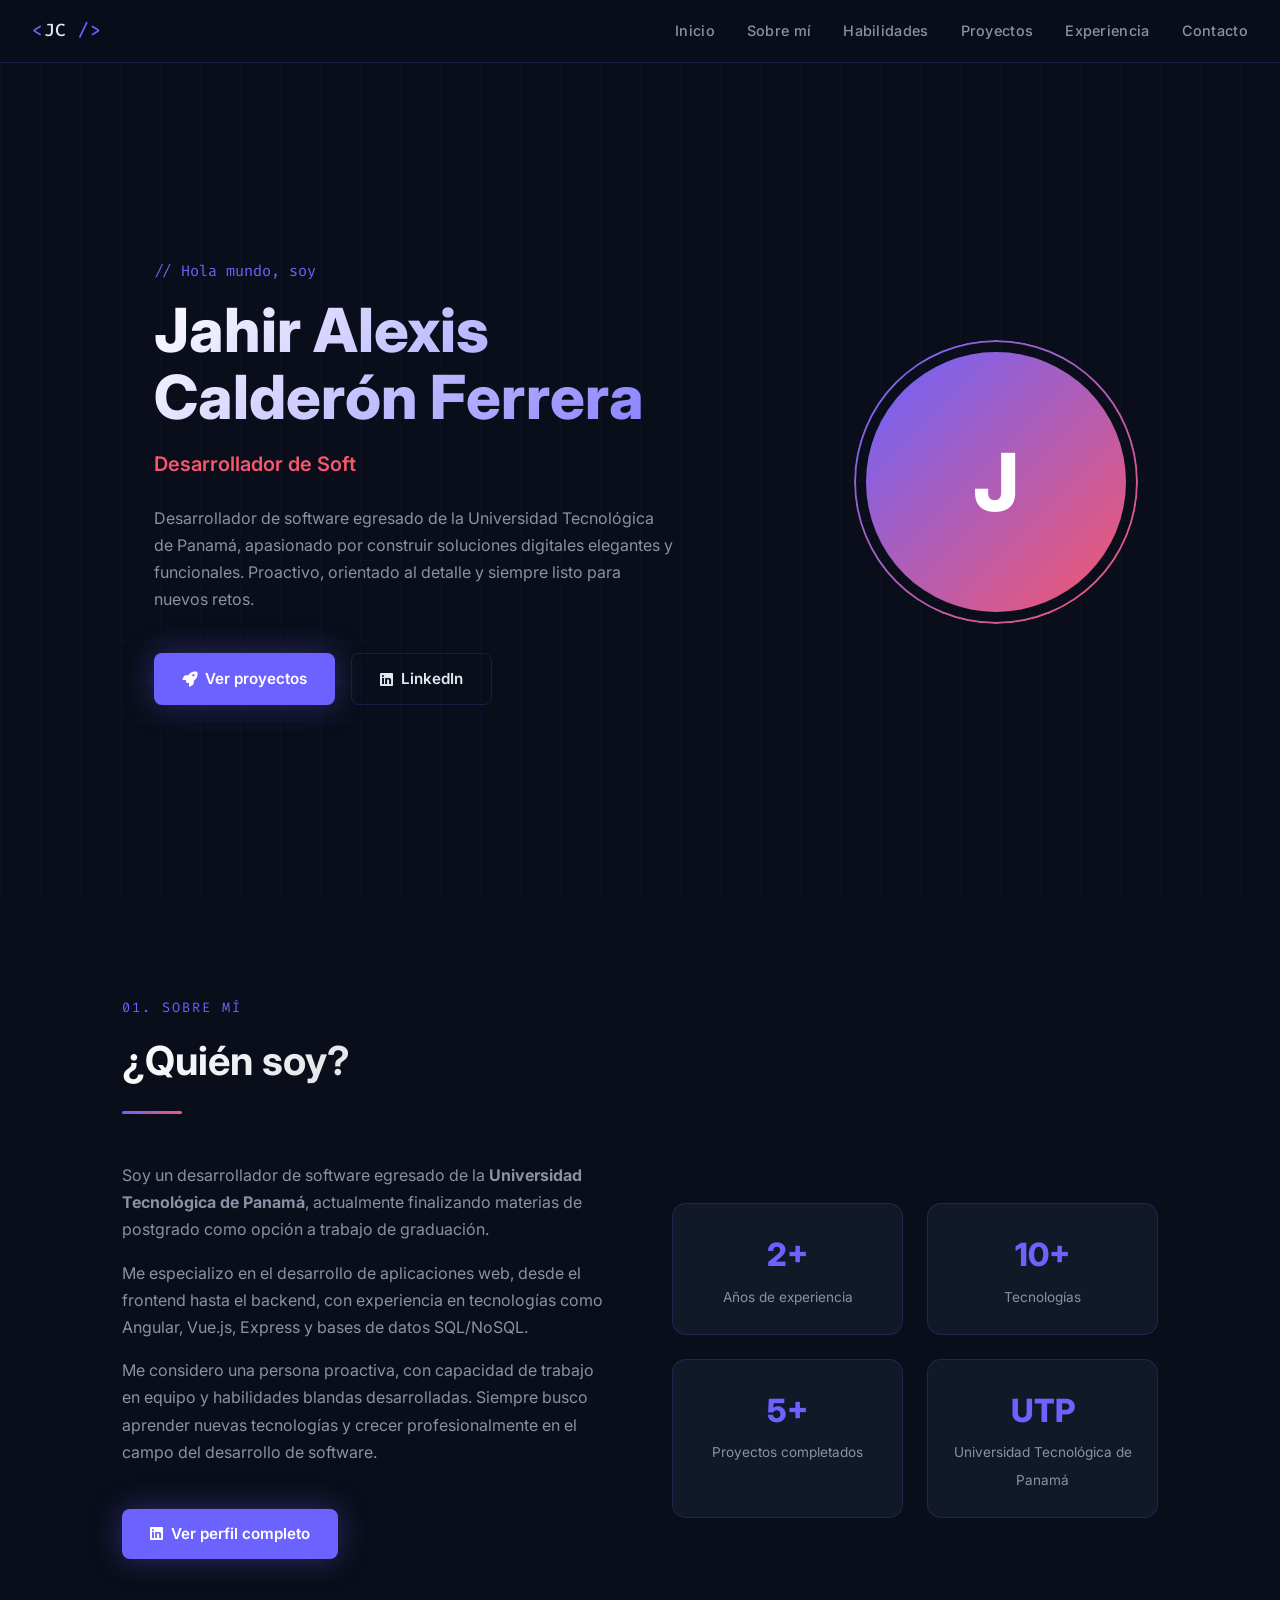
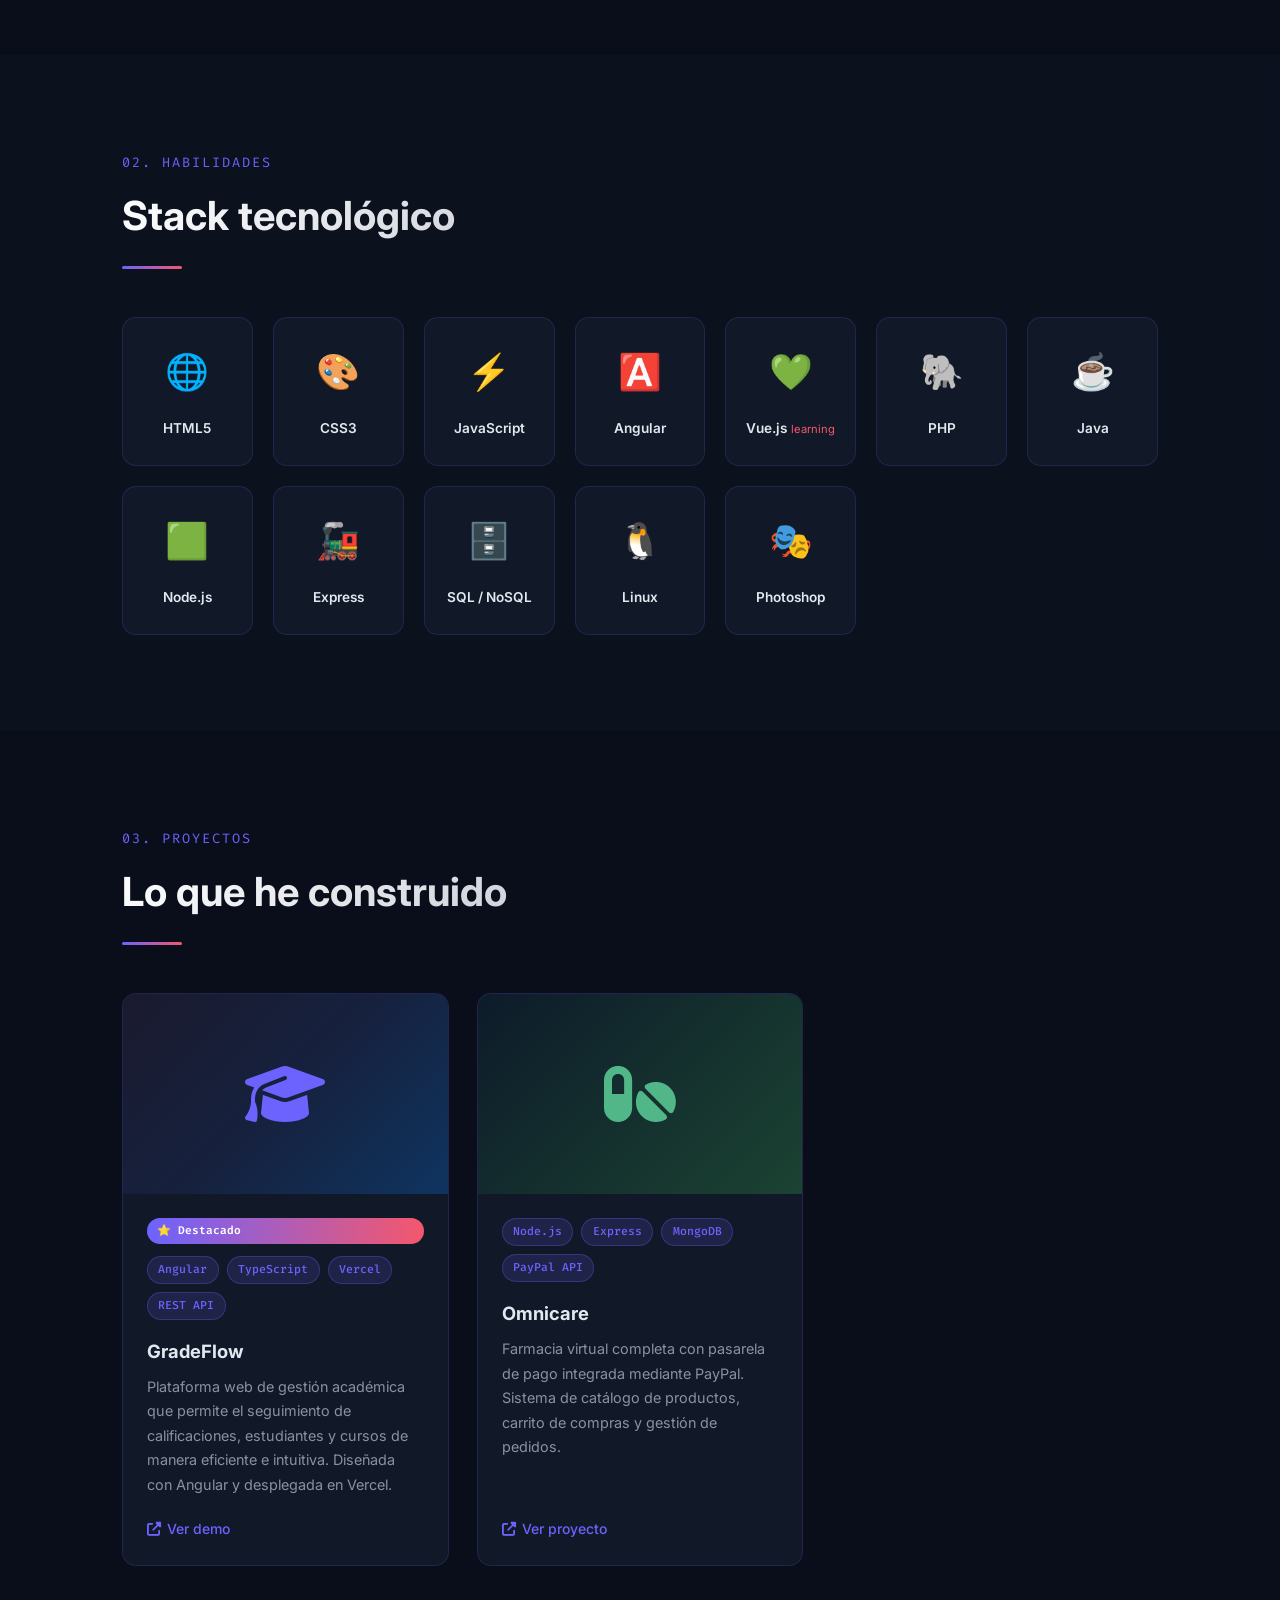
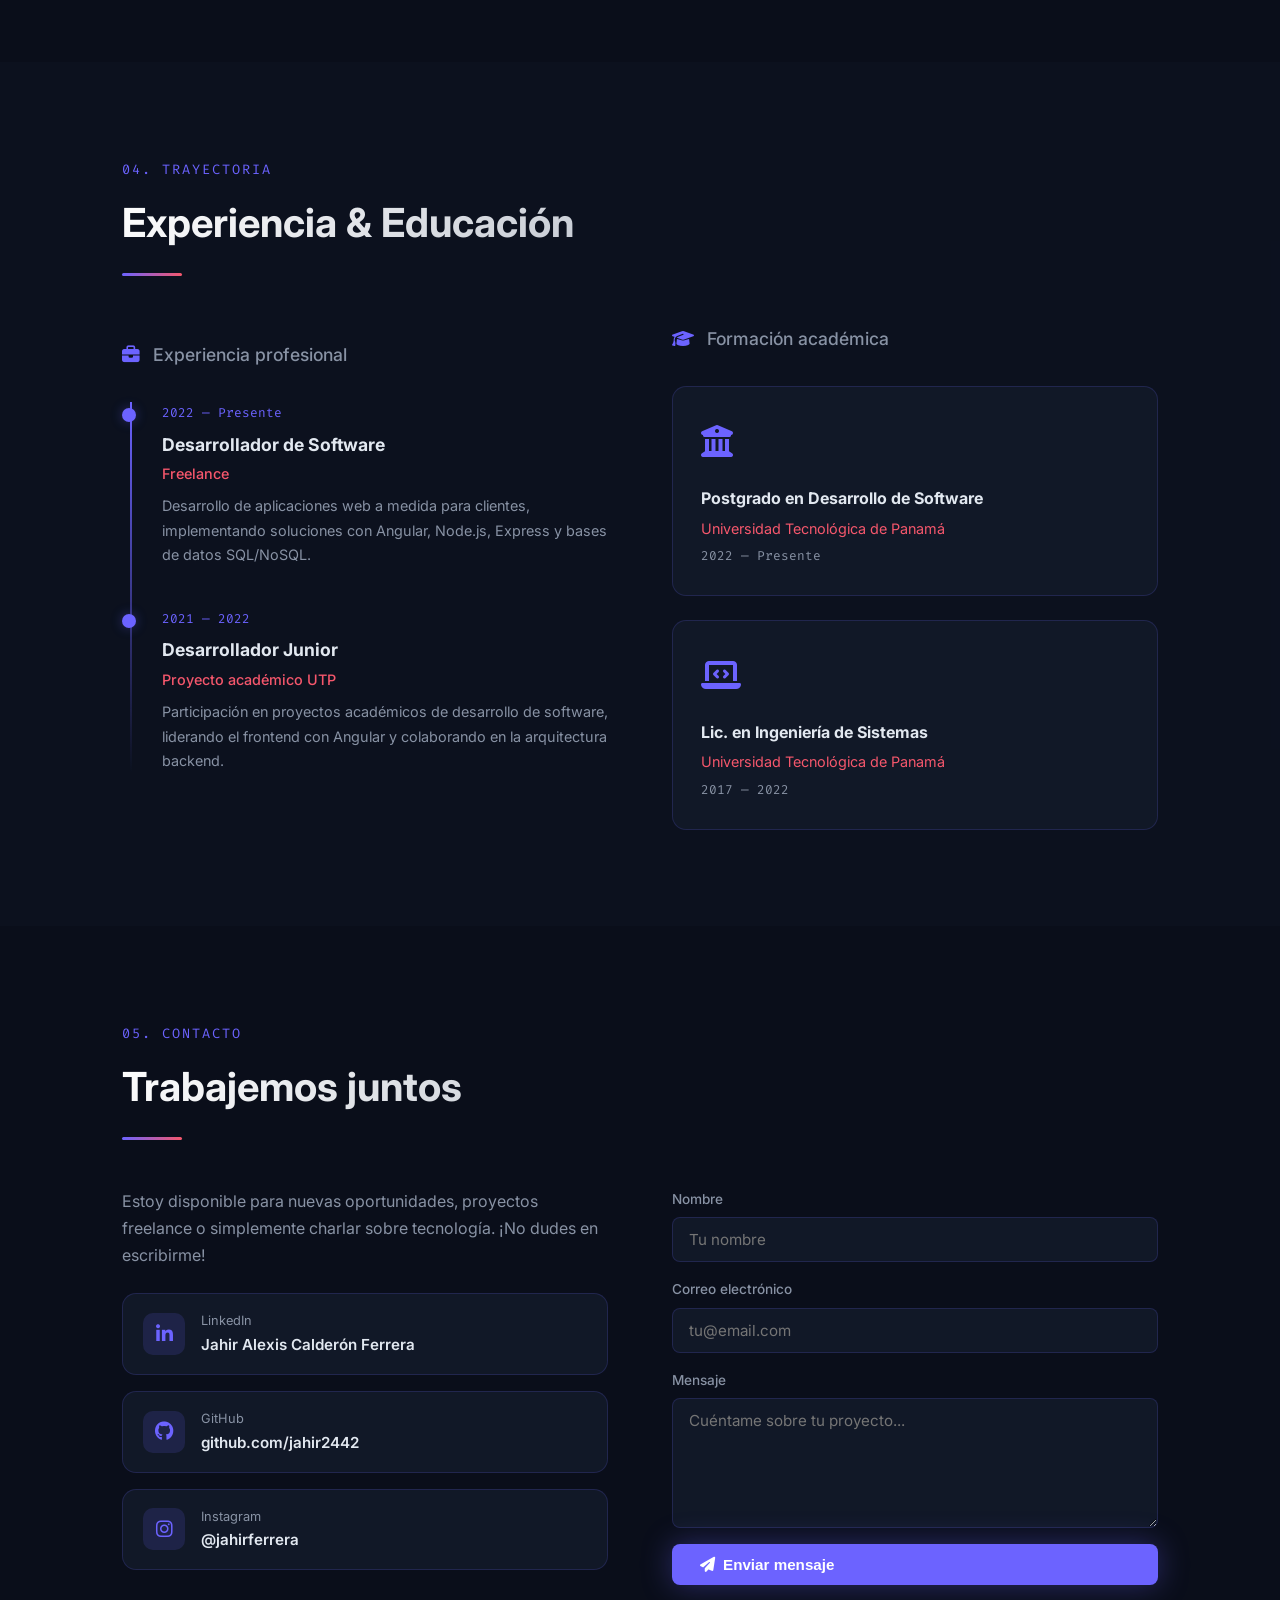
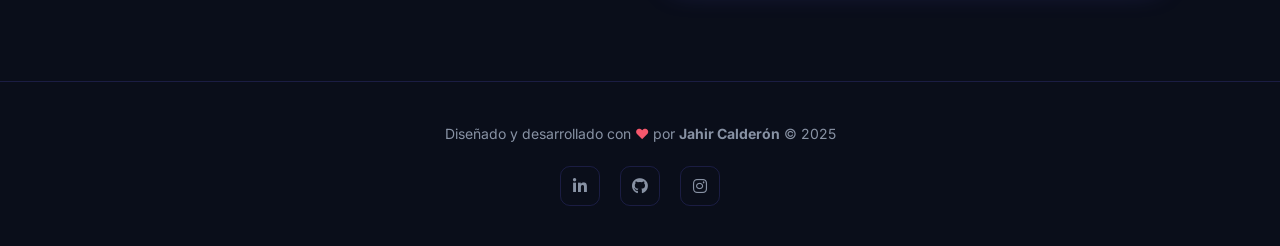
<file: index.html>
<!DOCTYPE html>
<html lang="es">
<head>
  <meta charset="UTF-8" />
  <meta name="viewport" content="width=device-width, initial-scale=1.0" />
  <meta name="description" content="Portafolio profesional de Jahir Alexis Calderón Ferrera — Desarrollador de Software." />
  <title>Jahir Calderón | Desarrollador de Software</title>

  <!-- Fonts -->
  <link rel="preconnect" href="https://fonts.googleapis.com" />
  <link rel="preconnect" href="https://fonts.gstatic.com" crossorigin />
  <link href="https://fonts.googleapis.com/css2?family=Inter:wght@300;400;500;600;700;800&family=Fira+Code:wght@400;500&display=swap" rel="stylesheet" />

  <!-- Icons -->
  <link rel="stylesheet" href="https://cdnjs.cloudflare.com/ajax/libs/font-awesome/6.5.0/css/all.min.css" />

  <!-- Favicon -->
  <link rel="icon" type="image/png" href="src/assets/img/ico.png" />

  <style>
    /* ─── Reset & Variables ────────────────────────────────────────────── */
    *, *::before, *::after { box-sizing: border-box; margin: 0; padding: 0; }

    :root {
      --bg:         #0a0e1a;
      --bg-card:    #111827;
      --bg-glass:   rgba(17,24,39,0.75);
      --accent:     #6c63ff;
      --accent2:    #f5576c;
      --accent-glow:rgba(108,99,255,0.35);
      --text:       #e2e8f0;
      --muted:      #8892a4;
      --border:     rgba(108,99,255,0.18);
      --radius:     14px;
      --font:       'Inter', sans-serif;
      --mono:       'Fira Code', monospace;
      --transition: 0.3s cubic-bezier(.4,0,.2,1);
    }

    html { scroll-behavior: smooth; }

    body {
      font-family: var(--font);
      background: var(--bg);
      color: var(--text);
      line-height: 1.7;
      overflow-x: hidden;
    }

    /* ─── Scrollbar ────────────────────────────────────────────────────── */
    ::-webkit-scrollbar { width: 6px; }
    ::-webkit-scrollbar-track { background: var(--bg); }
    ::-webkit-scrollbar-thumb { background: var(--accent); border-radius: 3px; }

    /* ─── Background noise / grid ─────────────────────────────────────── */
    body::before {
      content: '';
      position: fixed;
      inset: 0;
      background-image:
        linear-gradient(rgba(108,99,255,.04) 1px, transparent 1px),
        linear-gradient(90deg, rgba(108,99,255,.04) 1px, transparent 1px);
      background-size: 40px 40px;
      pointer-events: none;
      z-index: 0;
    }

    section, header, footer, nav { position: relative; z-index: 1; }

    /* ─── Navbar ───────────────────────────────────────────────────────── */
    nav {
      position: fixed;
      top: 0; left: 0; right: 0;
      z-index: 100;
      padding: 1rem 2rem;
      display: flex;
      justify-content: space-between;
      align-items: center;
      background: rgba(10,14,26,0.85);
      backdrop-filter: blur(12px);
      border-bottom: 1px solid var(--border);
      transition: var(--transition);
    }

    .nav-logo {
      font-family: var(--mono);
      font-size: 1.1rem;
      font-weight: 500;
      color: var(--accent);
      text-decoration: none;
      letter-spacing: .5px;
    }

    .nav-logo span { color: var(--text); }

    .nav-links {
      display: flex;
      gap: 2rem;
      list-style: none;
    }

    .nav-links a {
      color: var(--muted);
      text-decoration: none;
      font-size: .9rem;
      font-weight: 500;
      letter-spacing: .3px;
      transition: color var(--transition);
      position: relative;
    }

    .nav-links a::after {
      content: '';
      position: absolute;
      bottom: -4px; left: 0;
      width: 0; height: 2px;
      background: var(--accent);
      transition: width var(--transition);
      border-radius: 2px;
    }

    .nav-links a:hover { color: var(--text); }
    .nav-links a:hover::after { width: 100%; }

    /* hamburger */
    .hamburger {
      display: none;
      flex-direction: column;
      gap: 5px;
      cursor: pointer;
      background: none;
      border: none;
      padding: 4px;
    }
    .hamburger span {
      display: block;
      width: 24px; height: 2px;
      background: var(--text);
      border-radius: 2px;
      transition: var(--transition);
    }

    /* ─── Hero ─────────────────────────────────────────────────────────── */
    #inicio {
      min-height: 100vh;
      display: flex;
      align-items: center;
      padding: 8rem 2rem 4rem;
      max-width: 1100px;
      margin: 0 auto;
    }

    .hero-content {
      display: grid;
      grid-template-columns: 1fr auto;
      gap: 4rem;
      align-items: center;
      width: 100%;
    }

    .hero-greeting {
      font-family: var(--mono);
      font-size: .95rem;
      color: var(--accent);
      margin-bottom: .75rem;
      display: block;
    }

    .hero-name {
      font-size: clamp(2.2rem, 5vw, 3.8rem);
      font-weight: 800;
      line-height: 1.1;
      background: linear-gradient(135deg, #fff 0%, var(--accent) 100%);
      -webkit-background-clip: text;
      -webkit-text-fill-color: transparent;
      background-clip: text;
      margin-bottom: 1rem;
    }

    .hero-role {
      font-size: 1.25rem;
      color: var(--muted);
      margin-bottom: 1.5rem;
    }

    .hero-role .typed {
      color: var(--accent2);
      font-weight: 600;
    }

    .hero-desc {
      max-width: 520px;
      color: var(--muted);
      font-size: 1rem;
      margin-bottom: 2.5rem;
    }

    .hero-cta {
      display: flex;
      gap: 1rem;
      flex-wrap: wrap;
    }

    .btn {
      display: inline-flex;
      align-items: center;
      gap: .5rem;
      padding: .75rem 1.75rem;
      border-radius: 8px;
      font-weight: 600;
      font-size: .95rem;
      text-decoration: none;
      cursor: pointer;
      border: none;
      transition: var(--transition);
    }

    .btn-primary {
      background: var(--accent);
      color: #fff;
      box-shadow: 0 0 30px var(--accent-glow);
    }
    .btn-primary:hover {
      background: #7c75ff;
      transform: translateY(-2px);
      box-shadow: 0 0 45px var(--accent-glow);
    }

    .btn-outline {
      background: transparent;
      color: var(--text);
      border: 1px solid var(--border);
    }
    .btn-outline:hover {
      border-color: var(--accent);
      color: var(--accent);
      transform: translateY(-2px);
    }

    /* Hero avatar */
    .hero-avatar {
      position: relative;
      width: 260px;
      height: 260px;
      flex-shrink: 0;
    }

    .hero-avatar .ring {
      position: absolute;
      inset: -12px;
      border-radius: 50%;
      border: 2px solid transparent;
      background: linear-gradient(135deg, var(--accent), var(--accent2)) border-box;
      -webkit-mask: linear-gradient(#fff 0 0) padding-box, linear-gradient(#fff 0 0);
      -webkit-mask-composite: destination-out;
      mask-composite: exclude;
      animation: spin 8s linear infinite;
    }

    @keyframes spin { to { transform: rotate(360deg); } }

    .hero-avatar img {
      width: 100%;
      height: 100%;
      border-radius: 50%;
      object-fit: cover;
      border: 3px solid var(--bg);
    }

    .hero-avatar .avatar-placeholder {
      width: 100%;
      height: 100%;
      border-radius: 50%;
      background: linear-gradient(135deg, var(--accent) 0%, var(--accent2) 100%);
      display: flex;
      align-items: center;
      justify-content: center;
      font-size: 5rem;
      font-weight: 800;
      color: #fff;
    }

    /* ─── Section common ───────────────────────────────────────────────── */
    .section {
      padding: 6rem 2rem;
      max-width: 1100px;
      margin: 0 auto;
    }

    .section-label {
      font-family: var(--mono);
      font-size: .85rem;
      color: var(--accent);
      letter-spacing: 2px;
      text-transform: uppercase;
      margin-bottom: .5rem;
      display: block;
    }

    .section-title {
      font-size: clamp(1.8rem, 3.5vw, 2.5rem);
      font-weight: 700;
      margin-bottom: 1rem;
      background: linear-gradient(135deg, #fff, var(--muted));
      -webkit-background-clip: text;
      -webkit-text-fill-color: transparent;
      background-clip: text;
    }

    .section-divider {
      width: 60px;
      height: 3px;
      background: linear-gradient(90deg, var(--accent), var(--accent2));
      border-radius: 2px;
      margin-bottom: 3rem;
    }

    /* ─── About ────────────────────────────────────────────────────────── */
    .about-grid {
      display: grid;
      grid-template-columns: 1fr 1fr;
      gap: 4rem;
      align-items: center;
    }

    .about-text p {
      color: var(--muted);
      margin-bottom: 1rem;
    }

    .about-stats {
      display: grid;
      grid-template-columns: 1fr 1fr;
      gap: 1.5rem;
    }

    .stat-card {
      background: var(--bg-card);
      border: 1px solid var(--border);
      border-radius: var(--radius);
      padding: 1.5rem;
      text-align: center;
      transition: var(--transition);
    }

    .stat-card:hover {
      border-color: var(--accent);
      transform: translateY(-4px);
      box-shadow: 0 8px 30px var(--accent-glow);
    }

    .stat-number {
      font-size: 2rem;
      font-weight: 800;
      color: var(--accent);
      display: block;
    }

    .stat-label {
      font-size: .85rem;
      color: var(--muted);
    }

    /* ─── Skills ───────────────────────────────────────────────────────── */
    #habilidades { background: rgba(17,24,39,0.4); }

    .skills-grid {
      display: grid;
      grid-template-columns: repeat(auto-fill, minmax(130px, 1fr));
      gap: 1.25rem;
    }

    .skill-card {
      background: var(--bg-card);
      border: 1px solid var(--border);
      border-radius: var(--radius);
      padding: 1.5rem 1rem;
      text-align: center;
      cursor: default;
      transition: var(--transition);
    }

    .skill-card:hover {
      border-color: var(--accent);
      transform: translateY(-6px);
      box-shadow: 0 12px 40px var(--accent-glow);
    }

    .skill-icon {
      font-size: 2.2rem;
      margin-bottom: .75rem;
      display: block;
    }

    .skill-name {
      font-size: .85rem;
      font-weight: 600;
      color: var(--text);
    }

    .skill-tag {
      font-size: .7rem;
      color: var(--accent2);
      margin-top: .25rem;
    }

    /* ─── Projects ─────────────────────────────────────────────────────── */
    .projects-grid {
      display: grid;
      grid-template-columns: repeat(auto-fill, minmax(320px, 1fr));
      gap: 1.75rem;
    }

    .project-card {
      background: var(--bg-card);
      border: 1px solid var(--border);
      border-radius: var(--radius);
      overflow: hidden;
      transition: var(--transition);
      display: flex;
      flex-direction: column;
    }

    .project-card:hover {
      border-color: var(--accent);
      transform: translateY(-6px);
      box-shadow: 0 16px 50px var(--accent-glow);
    }

    .project-img {
      width: 100%;
      height: 200px;
      object-fit: cover;
      background: linear-gradient(135deg, #1e2a3a 0%, #0d1117 100%);
      display: flex;
      align-items: center;
      justify-content: center;
      font-size: 4rem;
      color: var(--accent);
    }

    .project-img img {
      width: 100%;
      height: 100%;
      object-fit: cover;
    }

    .project-body {
      padding: 1.5rem;
      flex: 1;
      display: flex;
      flex-direction: column;
    }

    .project-tags {
      display: flex;
      gap: .5rem;
      flex-wrap: wrap;
      margin-bottom: 1rem;
    }

    .tag {
      font-size: .72rem;
      font-family: var(--mono);
      background: rgba(108,99,255,0.15);
      color: var(--accent);
      border: 1px solid rgba(108,99,255,0.3);
      padding: .2rem .65rem;
      border-radius: 20px;
      font-weight: 500;
    }

    .project-title {
      font-size: 1.15rem;
      font-weight: 700;
      margin-bottom: .5rem;
    }

    .project-desc {
      color: var(--muted);
      font-size: .9rem;
      flex: 1;
      margin-bottom: 1.25rem;
    }

    .project-links {
      display: flex;
      gap: .75rem;
    }

    .project-link {
      display: inline-flex;
      align-items: center;
      gap: .4rem;
      color: var(--accent);
      font-size: .875rem;
      font-weight: 500;
      text-decoration: none;
      transition: color var(--transition);
    }

    .project-link:hover { color: #fff; }

    /* Featured badge */
    .badge-featured {
      display: inline-block;
      font-size: .7rem;
      font-family: var(--mono);
      background: linear-gradient(90deg, var(--accent), var(--accent2));
      color: #fff;
      padding: .2rem .65rem;
      border-radius: 20px;
      margin-bottom: .75rem;
      font-weight: 600;
    }

    /* ─── Experience ───────────────────────────────────────────────────── */
    #experiencia { background: rgba(17,24,39,0.4); }

    .timeline {
      position: relative;
      padding-left: 2.5rem;
    }

    .timeline::before {
      content: '';
      position: absolute;
      left: 8px;
      top: 0; bottom: 0;
      width: 2px;
      background: linear-gradient(180deg, var(--accent), transparent);
    }

    .timeline-item {
      position: relative;
      margin-bottom: 2.5rem;
    }

    .timeline-item::before {
      content: '';
      position: absolute;
      left: -2.5rem;
      top: .35rem;
      width: 14px;
      height: 14px;
      border-radius: 50%;
      background: var(--accent);
      box-shadow: 0 0 12px var(--accent-glow);
    }

    .timeline-period {
      font-family: var(--mono);
      font-size: .8rem;
      color: var(--accent);
      margin-bottom: .35rem;
    }

    .timeline-role {
      font-size: 1.1rem;
      font-weight: 700;
      margin-bottom: .15rem;
    }

    .timeline-company {
      color: var(--accent2);
      font-size: .9rem;
      font-weight: 500;
      margin-bottom: .5rem;
    }

    .timeline-desc {
      color: var(--muted);
      font-size: .9rem;
    }

    /* ─── Education ────────────────────────────────────────────────────── */
    .edu-grid {
      display: grid;
      grid-template-columns: repeat(auto-fill, minmax(280px, 1fr));
      gap: 1.5rem;
    }

    .edu-card {
      background: var(--bg-card);
      border: 1px solid var(--border);
      border-radius: var(--radius);
      padding: 1.75rem;
      transition: var(--transition);
    }

    .edu-card:hover {
      border-color: var(--accent);
      transform: translateY(-4px);
    }

    .edu-icon {
      font-size: 2rem;
      color: var(--accent);
      margin-bottom: 1rem;
    }

    .edu-degree {
      font-size: 1rem;
      font-weight: 700;
      margin-bottom: .25rem;
    }

    .edu-institution {
      color: var(--accent2);
      font-size: .9rem;
      margin-bottom: .25rem;
    }

    .edu-year {
      font-family: var(--mono);
      font-size: .8rem;
      color: var(--muted);
    }

    /* ─── Contact ──────────────────────────────────────────────────────── */
    .contact-wrapper {
      display: grid;
      grid-template-columns: 1fr 1fr;
      gap: 4rem;
      align-items: start;
    }

    .contact-text p {
      color: var(--muted);
      margin-bottom: 1.5rem;
    }

    .contact-links {
      display: flex;
      flex-direction: column;
      gap: 1rem;
    }

    .contact-item {
      display: flex;
      align-items: center;
      gap: 1rem;
      text-decoration: none;
      color: var(--text);
      background: var(--bg-card);
      border: 1px solid var(--border);
      border-radius: var(--radius);
      padding: 1rem 1.25rem;
      transition: var(--transition);
    }

    .contact-item:hover {
      border-color: var(--accent);
      transform: translateX(6px);
      box-shadow: 0 4px 20px var(--accent-glow);
    }

    .contact-icon {
      width: 42px;
      height: 42px;
      border-radius: 10px;
      background: rgba(108,99,255,.15);
      display: flex;
      align-items: center;
      justify-content: center;
      font-size: 1.2rem;
      color: var(--accent);
      flex-shrink: 0;
    }

    .contact-label {
      font-size: .8rem;
      color: var(--muted);
    }

    .contact-value {
      font-weight: 600;
      font-size: .95rem;
    }

    /* Contact form */
    .contact-form {
      display: flex;
      flex-direction: column;
      gap: 1rem;
    }

    .form-group {
      display: flex;
      flex-direction: column;
      gap: .4rem;
    }

    .form-group label {
      font-size: .85rem;
      font-weight: 500;
      color: var(--muted);
    }

    .form-group input,
    .form-group textarea {
      background: var(--bg-card);
      border: 1px solid var(--border);
      border-radius: 8px;
      padding: .75rem 1rem;
      color: var(--text);
      font-family: var(--font);
      font-size: .95rem;
      transition: border-color var(--transition);
      resize: vertical;
    }

    .form-group input:focus,
    .form-group textarea:focus {
      outline: none;
      border-color: var(--accent);
      box-shadow: 0 0 0 3px var(--accent-glow);
    }

    .form-group textarea { min-height: 130px; }

    /* ─── Footer ───────────────────────────────────────────────────────── */
    footer {
      border-top: 1px solid var(--border);
      padding: 2.5rem;
      text-align: center;
      color: var(--muted);
      font-size: .875rem;
    }

    footer span { color: var(--accent2); }

    .footer-social {
      display: flex;
      justify-content: center;
      gap: 1.25rem;
      margin-top: 1.25rem;
    }

    .footer-social a {
      width: 40px;
      height: 40px;
      border-radius: 10px;
      border: 1px solid var(--border);
      display: flex;
      align-items: center;
      justify-content: center;
      color: var(--muted);
      font-size: 1rem;
      text-decoration: none;
      transition: var(--transition);
    }

    .footer-social a:hover {
      border-color: var(--accent);
      color: var(--accent);
      transform: translateY(-3px);
    }

    /* ─── Floating particles ───────────────────────────────────────────── */
    .particles {
      position: fixed;
      inset: 0;
      pointer-events: none;
      z-index: 0;
      overflow: hidden;
    }

    .particle {
      position: absolute;
      border-radius: 50%;
      animation: float linear infinite;
      opacity: 0;
    }

    @keyframes float {
      0%   { transform: translateY(100vh) scale(0); opacity: 0; }
      10%  { opacity: .6; }
      90%  { opacity: .3; }
      100% { transform: translateY(-100px) scale(1); opacity: 0; }
    }

    /* ─── Scroll to top ────────────────────────────────────────────────── */
    #scroll-top {
      position: fixed;
      bottom: 2rem;
      right: 2rem;
      width: 44px;
      height: 44px;
      border-radius: 12px;
      background: var(--accent);
      color: #fff;
      border: none;
      cursor: pointer;
      font-size: 1.1rem;
      display: flex;
      align-items: center;
      justify-content: center;
      box-shadow: 0 4px 20px var(--accent-glow);
      transition: var(--transition);
      opacity: 0;
      pointer-events: none;
      z-index: 99;
    }

    #scroll-top.visible {
      opacity: 1;
      pointer-events: all;
    }

    #scroll-top:hover { transform: translateY(-3px); background: #7c75ff; }

    /* ─── Mobile menu ──────────────────────────────────────────────────── */
    @media (max-width: 768px) {
      .hamburger { display: flex; }

      .nav-links {
        display: none;
        flex-direction: column;
        position: absolute;
        top: 100%;
        left: 0; right: 0;
        background: rgba(10,14,26,0.97);
        backdrop-filter: blur(12px);
        padding: 1.5rem 2rem;
        border-bottom: 1px solid var(--border);
        gap: 1.25rem;
      }
      .nav-links.open { display: flex; }

      .hero-content { grid-template-columns: 1fr; text-align: center; }
      .hero-avatar { margin: 0 auto; width: 200px; height: 200px; }
      .hero-cta { justify-content: center; }
      .hero-desc { margin-inline: auto; }

      .about-grid { grid-template-columns: 1fr; }
      .contact-wrapper { grid-template-columns: 1fr; }

      .skills-grid { grid-template-columns: repeat(auto-fill, minmax(110px, 1fr)); }
    }

    /* ─── Animations on scroll ─────────────────────────────────────────── */
    .reveal {
      opacity: 0;
      transform: translateY(30px);
      transition: opacity .6s ease, transform .6s ease;
    }
    .reveal.visible {
      opacity: 1;
      transform: translateY(0);
    }
  </style>
</head>
<body>

<!-- Floating particles -->
<div class="particles" id="particles"></div>

<!-- ─── Navbar ─────────────────────────────────────────────────── -->
<nav id="navbar">
  <a href="#inicio" class="nav-logo">&lt;<span>JC</span> /&gt;</a>
  <button class="hamburger" id="hamburger" aria-label="Menú">
    <span></span><span></span><span></span>
  </button>
  <ul class="nav-links" id="nav-links">
    <li><a href="#inicio">Inicio</a></li>
    <li><a href="#sobre-mi">Sobre mí</a></li>
    <li><a href="#habilidades">Habilidades</a></li>
    <li><a href="#proyectos">Proyectos</a></li>
    <li><a href="#experiencia">Experiencia</a></li>
    <li><a href="#contacto">Contacto</a></li>
  </ul>
</nav>

<!-- ─── Hero ───────────────────────────────────────────────────── -->
<header id="inicio">
  <div class="section hero-content">
    <div class="hero-text">
      <span class="hero-greeting">// Hola mundo, soy</span>
      <h1 class="hero-name">Jahir Alexis<br>Calderón Ferrera</h1>
      <p class="hero-role">
        <span class="typed" id="typed-role"></span>
      </p>
      <p class="hero-desc">
        Desarrollador de software egresado de la Universidad Tecnológica de Panamá,
        apasionado por construir soluciones digitales elegantes y funcionales.
        Proactivo, orientado al detalle y siempre listo para nuevos retos.
      </p>
      <div class="hero-cta">
        <a href="#proyectos" class="btn btn-primary">
          <i class="fas fa-rocket"></i> Ver proyectos
        </a>
        <a href="https://www.linkedin.com/in/jahir-alexis-calderón-ferrera-98b2b4100" target="_blank" rel="noopener" class="btn btn-outline">
          <i class="fab fa-linkedin"></i> LinkedIn
        </a>
      </div>
    </div>

    <div class="hero-avatar">
      <div class="ring"></div>
      <div class="avatar-placeholder">J</div>
    </div>
  </div>
</header>

<!-- ─── About ──────────────────────────────────────────────────── -->
<section id="sobre-mi">
  <div class="section">
    <span class="section-label">01. Sobre mí</span>
    <h2 class="section-title">¿Quién soy?</h2>
    <div class="section-divider"></div>

    <div class="about-grid reveal">
      <div class="about-text">
        <p>
          Soy un desarrollador de software egresado de la <strong>Universidad Tecnológica de Panamá</strong>,
          actualmente finalizando materias de postgrado como opción a trabajo de graduación.
        </p>
        <p>
          Me especializo en el desarrollo de aplicaciones web, desde el frontend hasta el backend,
          con experiencia en tecnologías como Angular, Vue.js, Express y bases de datos SQL/NoSQL.
        </p>
        <p>
          Me considero una persona proactiva, con capacidad de trabajo en equipo y habilidades blandas
          desarrolladas. Siempre busco aprender nuevas tecnologías y crecer profesionalmente en el
          campo del desarrollo de software.
        </p>
        <br>
        <a href="https://www.linkedin.com/in/jahir-alexis-calderón-ferrera-98b2b4100" target="_blank" rel="noopener" class="btn btn-primary" style="width:fit-content">
          <i class="fab fa-linkedin"></i> Ver perfil completo
        </a>
      </div>

      <div class="about-stats">
        <div class="stat-card">
          <span class="stat-number">2+</span>
          <span class="stat-label">Años de experiencia</span>
        </div>
        <div class="stat-card">
          <span class="stat-number">10+</span>
          <span class="stat-label">Tecnologías</span>
        </div>
        <div class="stat-card">
          <span class="stat-number">5+</span>
          <span class="stat-label">Proyectos completados</span>
        </div>
        <div class="stat-card">
          <span class="stat-number">UTP</span>
          <span class="stat-label">Universidad Tecnológica de Panamá</span>
        </div>
      </div>
    </div>
  </div>
</section>

<!-- ─── Skills ─────────────────────────────────────────────────── -->
<section id="habilidades">
  <div class="section">
    <span class="section-label">02. Habilidades</span>
    <h2 class="section-title">Stack tecnológico</h2>
    <div class="section-divider"></div>

    <div class="skills-grid">
      <div class="skill-card reveal">
        <span class="skill-icon">🌐</span>
        <span class="skill-name">HTML5</span>
      </div>
      <div class="skill-card reveal">
        <span class="skill-icon">🎨</span>
        <span class="skill-name">CSS3</span>
      </div>
      <div class="skill-card reveal">
        <span class="skill-icon">⚡</span>
        <span class="skill-name">JavaScript</span>
      </div>
      <div class="skill-card reveal">
        <span class="skill-icon">🅰️</span>
        <span class="skill-name">Angular</span>
      </div>
      <div class="skill-card reveal">
        <span class="skill-icon">💚</span>
        <span class="skill-name">Vue.js</span>
        <span class="skill-tag">learning</span>
      </div>
      <div class="skill-card reveal">
        <span class="skill-icon">🐘</span>
        <span class="skill-name">PHP</span>
      </div>
      <div class="skill-card reveal">
        <span class="skill-icon">☕</span>
        <span class="skill-name">Java</span>
      </div>
      <div class="skill-card reveal">
        <span class="skill-icon">🟩</span>
        <span class="skill-name">Node.js</span>
      </div>
      <div class="skill-card reveal">
        <span class="skill-icon">🚂</span>
        <span class="skill-name">Express</span>
      </div>
      <div class="skill-card reveal">
        <span class="skill-icon">🗄️</span>
        <span class="skill-name">SQL / NoSQL</span>
      </div>
      <div class="skill-card reveal">
        <span class="skill-icon">🐧</span>
        <span class="skill-name">Linux</span>
      </div>
      <div class="skill-card reveal">
        <span class="skill-icon">🎭</span>
        <span class="skill-name">Photoshop</span>
      </div>
    </div>
  </div>
</section>

<!-- ─── Projects ────────────────────────────────────────────────── -->
<section id="proyectos">
  <div class="section">
    <span class="section-label">03. Proyectos</span>
    <h2 class="section-title">Lo que he construido</h2>
    <div class="section-divider"></div>

    <div class="projects-grid">

      <!-- GradeFlow -->
      <div class="project-card reveal">
        <div class="project-img" style="background: linear-gradient(135deg, #1a1a2e 0%, #16213e 50%, #0f3460 100%);">
          <i class="fas fa-graduation-cap" style="font-size:4rem; color: #6c63ff;"></i>
        </div>
        <div class="project-body">
          <span class="badge-featured">⭐ Destacado</span>
          <div class="project-tags">
            <span class="tag">Angular</span>
            <span class="tag">TypeScript</span>
            <span class="tag">Vercel</span>
            <span class="tag">REST API</span>
          </div>
          <h3 class="project-title">GradeFlow</h3>
          <p class="project-desc">
            Plataforma web de gestión académica que permite el seguimiento de calificaciones,
            estudiantes y cursos de manera eficiente e intuitiva. Diseñada con Angular y desplegada en Vercel.
          </p>
          <div class="project-links">
            <a href="https://grade-flow-front-i7smr2kg1-ferrera-dev.vercel.app/login" target="_blank" rel="noopener" class="project-link">
              <i class="fas fa-external-link-alt"></i> Ver demo
            </a>
          </div>
        </div>
      </div>

      <!-- Omnicare -->
      <div class="project-card reveal">
        <div class="project-img" style="background: linear-gradient(135deg, #0d1b2a 0%, #1b4332 100%);">
          <i class="fas fa-pills" style="font-size:4rem; color: #52b788;"></i>
        </div>
        <div class="project-body">
          <div class="project-tags">
            <span class="tag">Node.js</span>
            <span class="tag">Express</span>
            <span class="tag">MongoDB</span>
            <span class="tag">PayPal API</span>
          </div>
          <h3 class="project-title">Omnicare</h3>
          <p class="project-desc">
            Farmacia virtual completa con pasarela de pago integrada mediante PayPal.
            Sistema de catálogo de productos, carrito de compras y gestión de pedidos.
          </p>
          <div class="project-links">
            <a href="https://omnicare.herokuapp.com/" target="_blank" rel="noopener" class="project-link">
              <i class="fas fa-external-link-alt"></i> Ver proyecto
            </a>
          </div>
        </div>
      </div>

    </div>
  </div>
</section>

<!-- ─── Experience ──────────────────────────────────────────────── -->
<section id="experiencia">
  <div class="section">
    <span class="section-label">04. Trayectoria</span>
    <h2 class="section-title">Experiencia & Educación</h2>
    <div class="section-divider"></div>

    <div class="about-grid reveal">
      <div>
        <h3 style="font-size:1.1rem; color: var(--muted); margin-bottom:2rem; font-weight:500;">
          <i class="fas fa-briefcase" style="color: var(--accent); margin-right:.5rem;"></i>
          Experiencia profesional
        </h3>
        <div class="timeline">
          <div class="timeline-item">
            <div class="timeline-period">2022 — Presente</div>
            <div class="timeline-role">Desarrollador de Software</div>
            <div class="timeline-company">Freelance</div>
            <p class="timeline-desc">
              Desarrollo de aplicaciones web a medida para clientes, implementando soluciones
              con Angular, Node.js, Express y bases de datos SQL/NoSQL.
            </p>
          </div>
          <div class="timeline-item">
            <div class="timeline-period">2021 — 2022</div>
            <div class="timeline-role">Desarrollador Junior</div>
            <div class="timeline-company">Proyecto académico UTP</div>
            <p class="timeline-desc">
              Participación en proyectos académicos de desarrollo de software, liderando
              el frontend con Angular y colaborando en la arquitectura backend.
            </p>
          </div>
        </div>
      </div>

      <div>
        <h3 style="font-size:1.1rem; color: var(--muted); margin-bottom:2rem; font-weight:500;">
          <i class="fas fa-graduation-cap" style="color: var(--accent); margin-right:.5rem;"></i>
          Formación académica
        </h3>
        <div class="edu-grid">
          <div class="edu-card">
            <div class="edu-icon"><i class="fas fa-university"></i></div>
            <div class="edu-degree">Postgrado en Desarrollo de Software</div>
            <div class="edu-institution">Universidad Tecnológica de Panamá</div>
            <div class="edu-year">2022 — Presente</div>
          </div>
          <div class="edu-card">
            <div class="edu-icon"><i class="fas fa-laptop-code"></i></div>
            <div class="edu-degree">Lic. en Ingeniería de Sistemas</div>
            <div class="edu-institution">Universidad Tecnológica de Panamá</div>
            <div class="edu-year">2017 — 2022</div>
          </div>
        </div>
      </div>
    </div>
  </div>
</section>

<!-- ─── Contact ─────────────────────────────────────────────────── -->
<section id="contacto">
  <div class="section">
    <span class="section-label">05. Contacto</span>
    <h2 class="section-title">Trabajemos juntos</h2>
    <div class="section-divider"></div>

    <div class="contact-wrapper reveal">
      <div class="contact-text">
        <p>
          Estoy disponible para nuevas oportunidades, proyectos freelance o simplemente
          charlar sobre tecnología. ¡No dudes en escribirme!
        </p>

        <div class="contact-links">
          <a href="https://www.linkedin.com/in/jahir-alexis-calderón-ferrera-98b2b4100" target="_blank" rel="noopener" class="contact-item">
            <div class="contact-icon"><i class="fab fa-linkedin-in"></i></div>
            <div>
              <div class="contact-label">LinkedIn</div>
              <div class="contact-value">Jahir Alexis Calderón Ferrera</div>
            </div>
          </a>

          <a href="https://github.com/jahir2442" target="_blank" rel="noopener" class="contact-item">
            <div class="contact-icon"><i class="fab fa-github"></i></div>
            <div>
              <div class="contact-label">GitHub</div>
              <div class="contact-value">github.com/jahir2442</div>
            </div>
          </a>

          <a href="https://www.instagram.com/jahirferrera/?hl=es-la" target="_blank" rel="noopener" class="contact-item">
            <div class="contact-icon"><i class="fab fa-instagram"></i></div>
            <div>
              <div class="contact-label">Instagram</div>
              <div class="contact-value">@jahirferrera</div>
            </div>
          </a>
        </div>
      </div>

      <form class="contact-form" onsubmit="handleForm(event)">
        <div class="form-group">
          <label for="name">Nombre</label>
          <input type="text" id="name" placeholder="Tu nombre" required />
        </div>
        <div class="form-group">
          <label for="email">Correo electrónico</label>
          <input type="email" id="email" placeholder="tu@email.com" required />
        </div>
        <div class="form-group">
          <label for="message">Mensaje</label>
          <textarea id="message" placeholder="Cuéntame sobre tu proyecto..." required></textarea>
        </div>
        <button type="submit" class="btn btn-primary">
          <i class="fas fa-paper-plane"></i> Enviar mensaje
        </button>
      </form>
    </div>
  </div>
</section>

<!-- ─── Footer ─────────────────────────────────────────────────── -->
<footer>
  <p>Diseñado y desarrollado con <span>♥</span> por <strong>Jahir Calderón</strong> &copy; 2025</p>
  <div class="footer-social">
    <a href="https://www.linkedin.com/in/jahir-alexis-calderón-ferrera-98b2b4100" target="_blank" rel="noopener" aria-label="LinkedIn">
      <i class="fab fa-linkedin-in"></i>
    </a>
    <a href="https://github.com/jahir2442" target="_blank" rel="noopener" aria-label="GitHub">
      <i class="fab fa-github"></i>
    </a>
    <a href="https://www.instagram.com/jahirferrera/?hl=es-la" target="_blank" rel="noopener" aria-label="Instagram">
      <i class="fab fa-instagram"></i>
    </a>
  </div>
</footer>

<!-- Scroll to top -->
<button id="scroll-top" onclick="window.scrollTo({top:0,behavior:'smooth'})" aria-label="Volver arriba">
  <i class="fas fa-arrow-up"></i>
</button>

<script>
  /* ── Typed effect ──────────────────────────────────────────────── */
  const roles = ['Desarrollador de Software', 'Frontend Developer', 'Full Stack Developer', 'Angular Developer'];
  let ri = 0, ci = 0, deleting = false;
  const el = document.getElementById('typed-role');

  function typeWriter() {
    const current = roles[ri];
    if (!deleting) {
      el.textContent = current.slice(0, ++ci);
      if (ci === current.length) { deleting = true; setTimeout(typeWriter, 2000); return; }
    } else {
      el.textContent = current.slice(0, --ci);
      if (ci === 0) { deleting = false; ri = (ri + 1) % roles.length; }
    }
    setTimeout(typeWriter, deleting ? 60 : 100);
  }
  typeWriter();

  /* ── Hamburger ─────────────────────────────────────────────────── */
  const hamburger = document.getElementById('hamburger');
  const navLinks  = document.getElementById('nav-links');
  hamburger.addEventListener('click', () => navLinks.classList.toggle('open'));
  navLinks.querySelectorAll('a').forEach(a => a.addEventListener('click', () => navLinks.classList.remove('open')));

  /* ── Scroll-to-top ─────────────────────────────────────────────── */
  const scrollBtn = document.getElementById('scroll-top');
  window.addEventListener('scroll', () => {
    scrollBtn.classList.toggle('visible', window.scrollY > 400);
  });

  /* ── Reveal on scroll ──────────────────────────────────────────── */
  const reveals = document.querySelectorAll('.reveal');
  const io = new IntersectionObserver((entries) => {
    entries.forEach(e => { if (e.isIntersecting) { e.target.classList.add('visible'); io.unobserve(e.target); } });
  }, { threshold: 0.12 });
  reveals.forEach(r => io.observe(r));

  /* ── Particles ─────────────────────────────────────────────────── */
  const container = document.getElementById('particles');
  for (let i = 0; i < 18; i++) {
    const p = document.createElement('div');
    p.className = 'particle';
    const size = Math.random() * 4 + 2;
    const hue  = Math.random() > .5 ? '6c63ff' : 'f5576c';
    p.style.cssText = `
      left: ${Math.random() * 100}%;
      width: ${size}px; height: ${size}px;
      background: #${hue};
      animation-duration: ${Math.random() * 15 + 10}s;
      animation-delay: ${Math.random() * 10}s;
    `;
    container.appendChild(p);
  }

  /* ── Contact form ──────────────────────────────────────────────── */
  function handleForm(e) {
    e.preventDefault();
    const btn = e.target.querySelector('button[type="submit"]');
    btn.innerHTML = '<i class="fas fa-check"></i> ¡Mensaje enviado!';
    btn.style.background = '#22c55e';
    setTimeout(() => {
      btn.innerHTML = '<i class="fas fa-paper-plane"></i> Enviar mensaje';
      btn.style.background = '';
      e.target.reset();
    }, 3000);
  }
</script>
</body>
</html>
</file>
